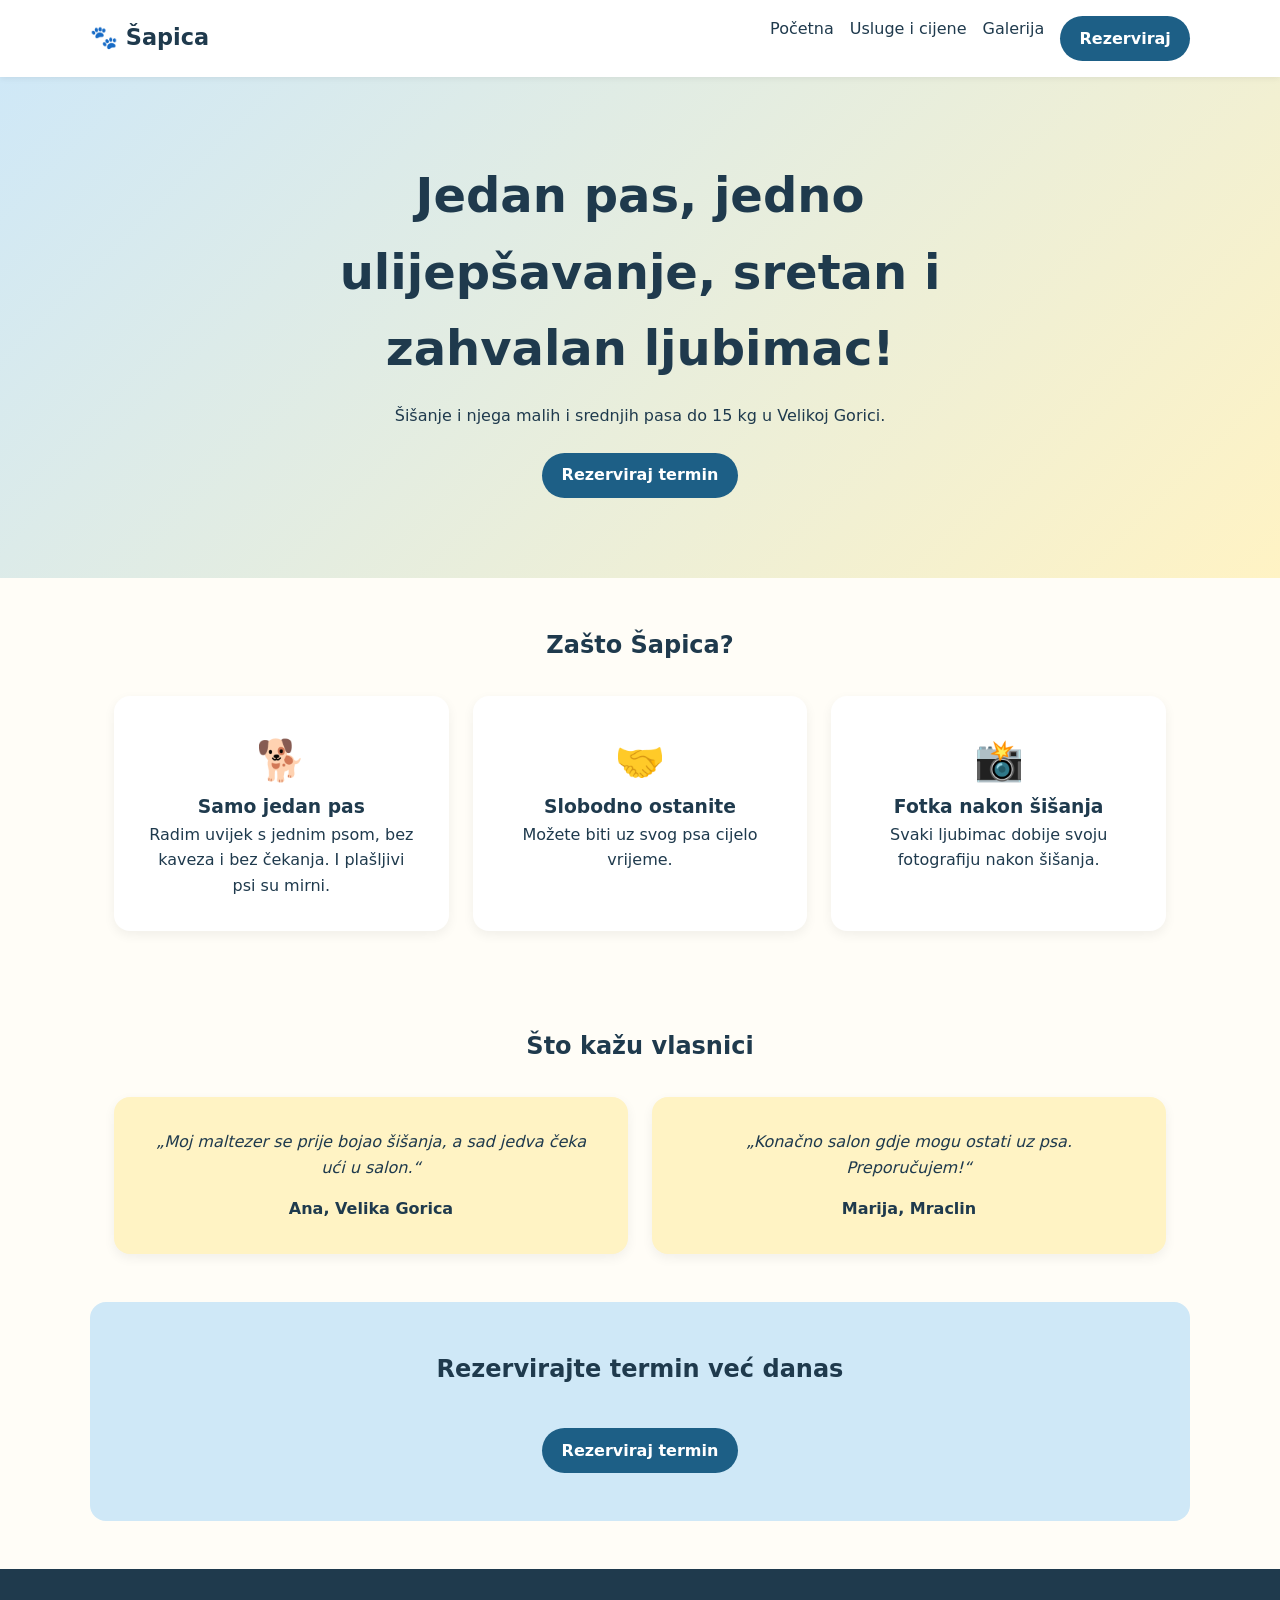
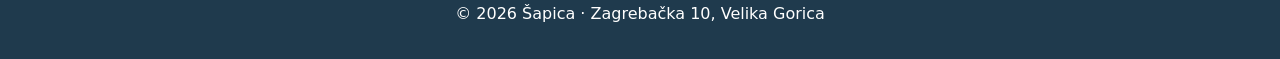
<file: index.html>
<!DOCTYPE html>
<html lang="hr">
<head>
  <meta charset="UTF-8">
  <meta name="viewport" content="width=device-width, initial-scale=1.0">
  <title>Šapica – šišanje pasa, Velika Gorica</title>
  <meta name="description" content="Salon za šišanje i njegu malih i srednjih pasa u Velikoj Gorici. Jedan pas, bez kaveza, rezervirajte termin online.">
  <link rel="stylesheet" href="style.css">
</head>
<body>
  <header>
    <a href="index.html" class="logo">🐾 Šapica</a>
 <nav>
  <button class="hamburger" aria-label="Otvori izbornik" aria-expanded="false" aria-controls="izbornik">☰</button>
    <ul id="izbornik">
         <li><a href="index.html">Početna</a></li>
        <li><a href="usluge.html">Usluge i cijene</a></li>
        <li><a href="galerija.html">Galerija</a></li>
        <li><a href="kontakt.html" class="btn">Rezerviraj</a></li>
    </ul>
</nav>
  </header>

  <main>
    <section class="hero">
      <h1>Jedan pas, jedno ulijepšavanje, sretan i zahvalan ljubimac!</h1>
      <p>Šišanje i njega malih i srednjih pasa do 15 kg u Velikoj Gorici.</p>
      <a href="kontakt.html" class="btn">Rezerviraj termin</a>
    </section>

        <section class="prednosti">
      <h2>Zašto Šapica?</h2>
      <div class="prednosti-mreza">
        <article>
          <p class="ikona">🐕</p>
          <h3>Samo jedan pas</h3>
          <p>Radim uvijek s jednim psom, bez kaveza i bez čekanja. I plašljivi psi su mirni.</p>
        </article>
        <article>
          <p class="ikona">🤝</p>
          <h3>Slobodno ostanite</h3>
          <p>Možete biti uz svog psa cijelo vrijeme.</p>
        </article>
        <article>
          <p class="ikona">📸</p>
          <h3>Fotka nakon šišanja</h3>
          <p>Svaki ljubimac dobije svoju fotografiju nakon šišanja.</p>
        </article>
      </div>
    </section>

    <section class="recenzije">
      <h2>Što kažu vlasnici</h2>
      <div class="prednosti-mreza">
        <blockquote>
          <p>„Moj maltezer se prije bojao šišanja, a sad jedva čeka ući u salon.“</p>
          <cite>Ana, Velika Gorica</cite>
        </blockquote>
        <blockquote>
          <p>„Konačno salon gdje mogu ostati uz psa. Preporučujem!“</p>
          <cite>Marija, Mraclin</cite>
        </blockquote>
      </div>
    </section>

    <section class="pravila">
      <h2>Rezervirajte termin već danas</h2>
      <a href="kontakt.html" class="btn">Rezerviraj termin</a>
    </section>
  </main>

  <footer>
    <p>© 2026 Šapica · Zagrebačka 10, Velika Gorica</p>
  </footer>
  <script src="script.js"></script>
</body>
</html>
</file>
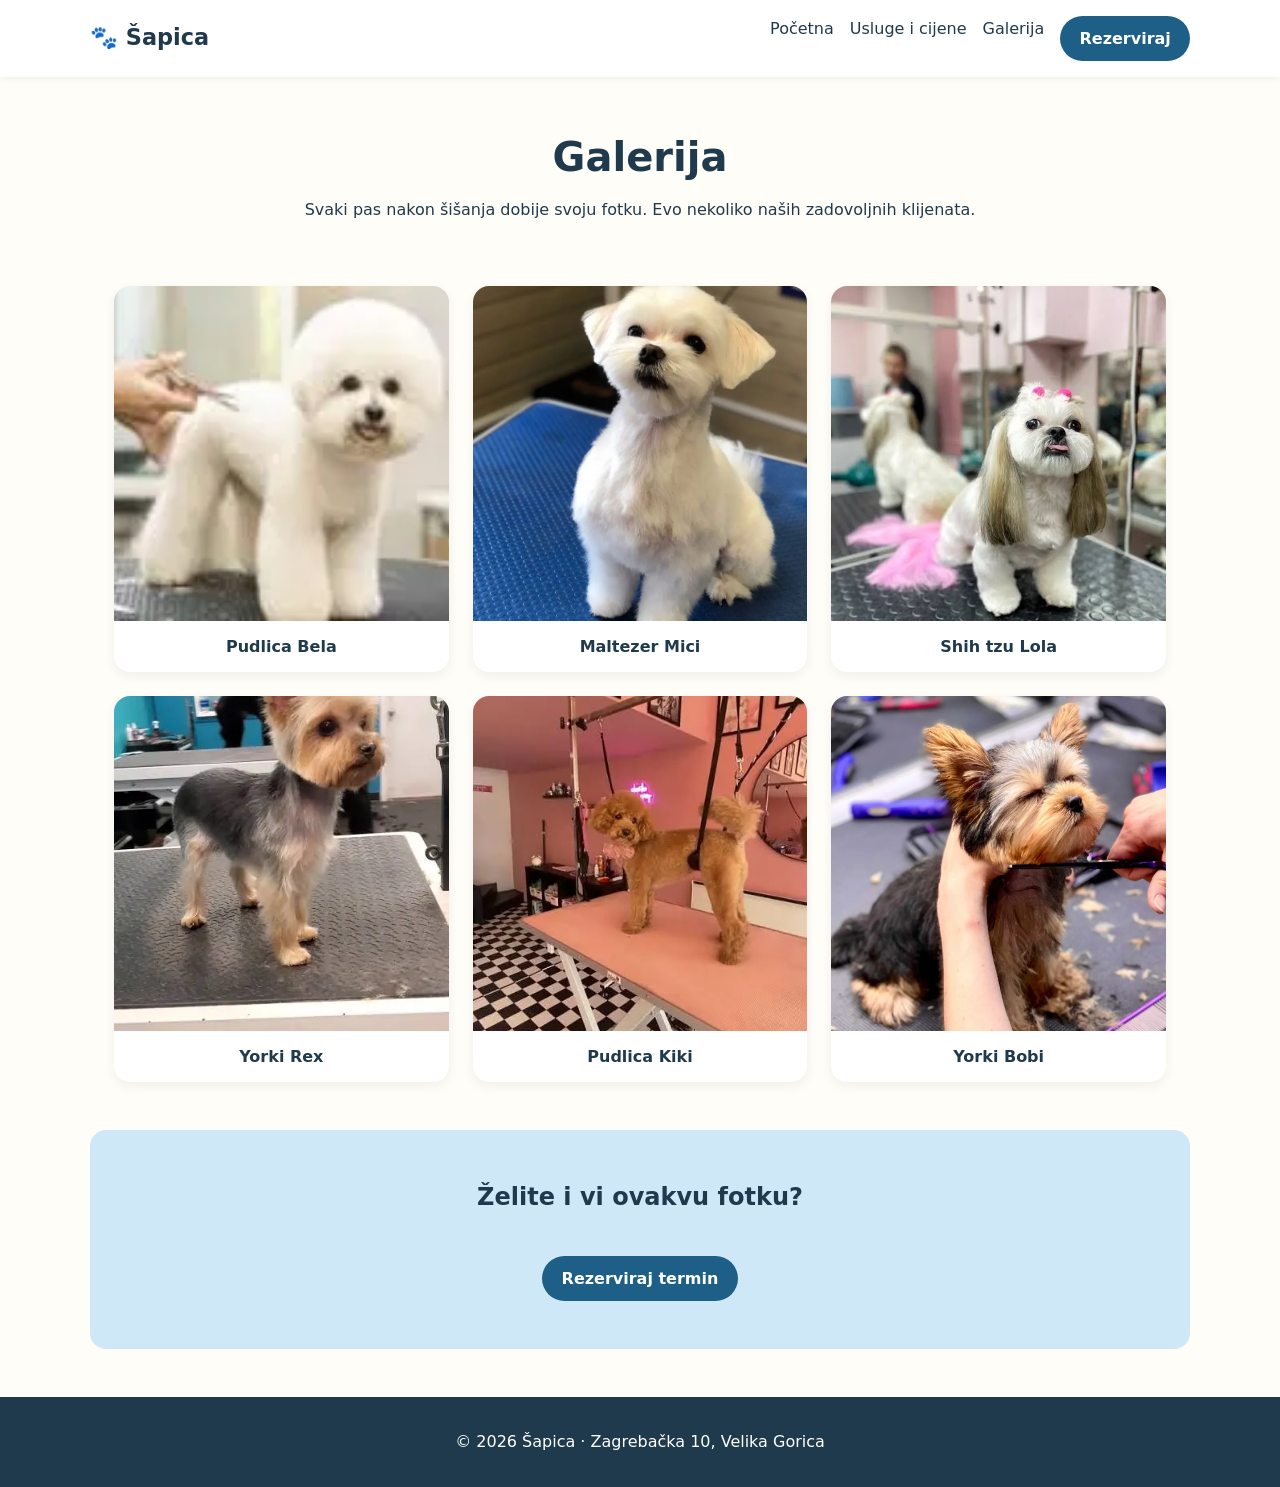
<file: galerija.html>
<!DOCTYPE html>
<html lang="hr">
<head>
  <meta charset="UTF-8">
  <meta name="viewport" content="width=device-width, initial-scale=1.0">
  <title>Galerija – Šapica, Velika Gorica</title>
  <meta name="description" content="Fotografije pasa nakon šišanja u salonu Šapica u Velikoj Gorici: pudlice, maltezeri, shih tzui i yorkiji.">
  <link rel="stylesheet" href="style.css">
</head>
<body>
  <header>
    <a href="index.html" class="logo">🐾 Šapica</a>
   <nav>
  <button class="hamburger" aria-label="Otvori izbornik" aria-expanded="false" aria-controls="izbornik">☰</button>
    <ul id="izbornik">
         <li><a href="index.html">Početna</a></li>
        <li><a href="usluge.html">Usluge i cijene</a></li>
        <li><a href="galerija.html">Galerija</a></li>
        <li><a href="kontakt.html" class="btn">Rezerviraj</a></li>
    </ul>
</nav>
  </header>

  <main>
    <section class="naslov-stranice">
      <h1>Galerija</h1>
      <p>Svaki pas nakon šišanja dobije svoju fotku. Evo nekoliko naših zadovoljnih klijenata.</p>
    </section>

    <section class="galerija">
      <figure>
        <img src="slike/pudlica-bijela.webp" alt="Bijela pudlica nakon šišanja" loading="lazy" width="600" height="600">
        <figcaption>Pudlica Bela</figcaption>
      </figure>
      <figure>
        <img src="slike/maltezer-bijeli.webp" alt="Maltezer s kratkom frizurom" loading="lazy" width="600" height="600">
        <figcaption>Maltezer Mici</figcaption>
      </figure>
      <figure>
        <img src="slike/shih-tzu-bijeli.webp" alt="Shih tzu s mašnicom" loading="lazy" width="600" height="600">
        <figcaption>Shih tzu Lola</figcaption>
      </figure>
      <figure>
        <img src="slike/yorkshire-terijer.webp" alt="Yorkshire terijer nakon trimanja" loading="lazy" width="600" height="600">
        <figcaption>Yorki Rex</figcaption>
      </figure>
      <figure>
        <img src="slike/pudlica-smeda.webp" alt="Smeđa pudlica nakon kupanja" loading="lazy" width="600" height="600">
        <figcaption>Pudlica Kiki</figcaption>
      </figure>
      <figure>
        <img src="slike/yorkshire-terijer2.webp" alt="Yorkshire na stolu za šišanje" loading="lazy" width="600" height="600">
        <figcaption>Yorki Bobi</figcaption>
      </figure>
    </section>

    <section class="pravila">
      <h2>Želite i vi ovakvu fotku?</h2>
      <a href="kontakt.html" class="btn">Rezerviraj termin</a>
    </section>
  </main>

  <footer>
    <p>© 2026 Šapica · Zagrebačka 10, Velika Gorica</p>
  </footer>
  <script src="script.js"></script>
</body>
</html>
</file>
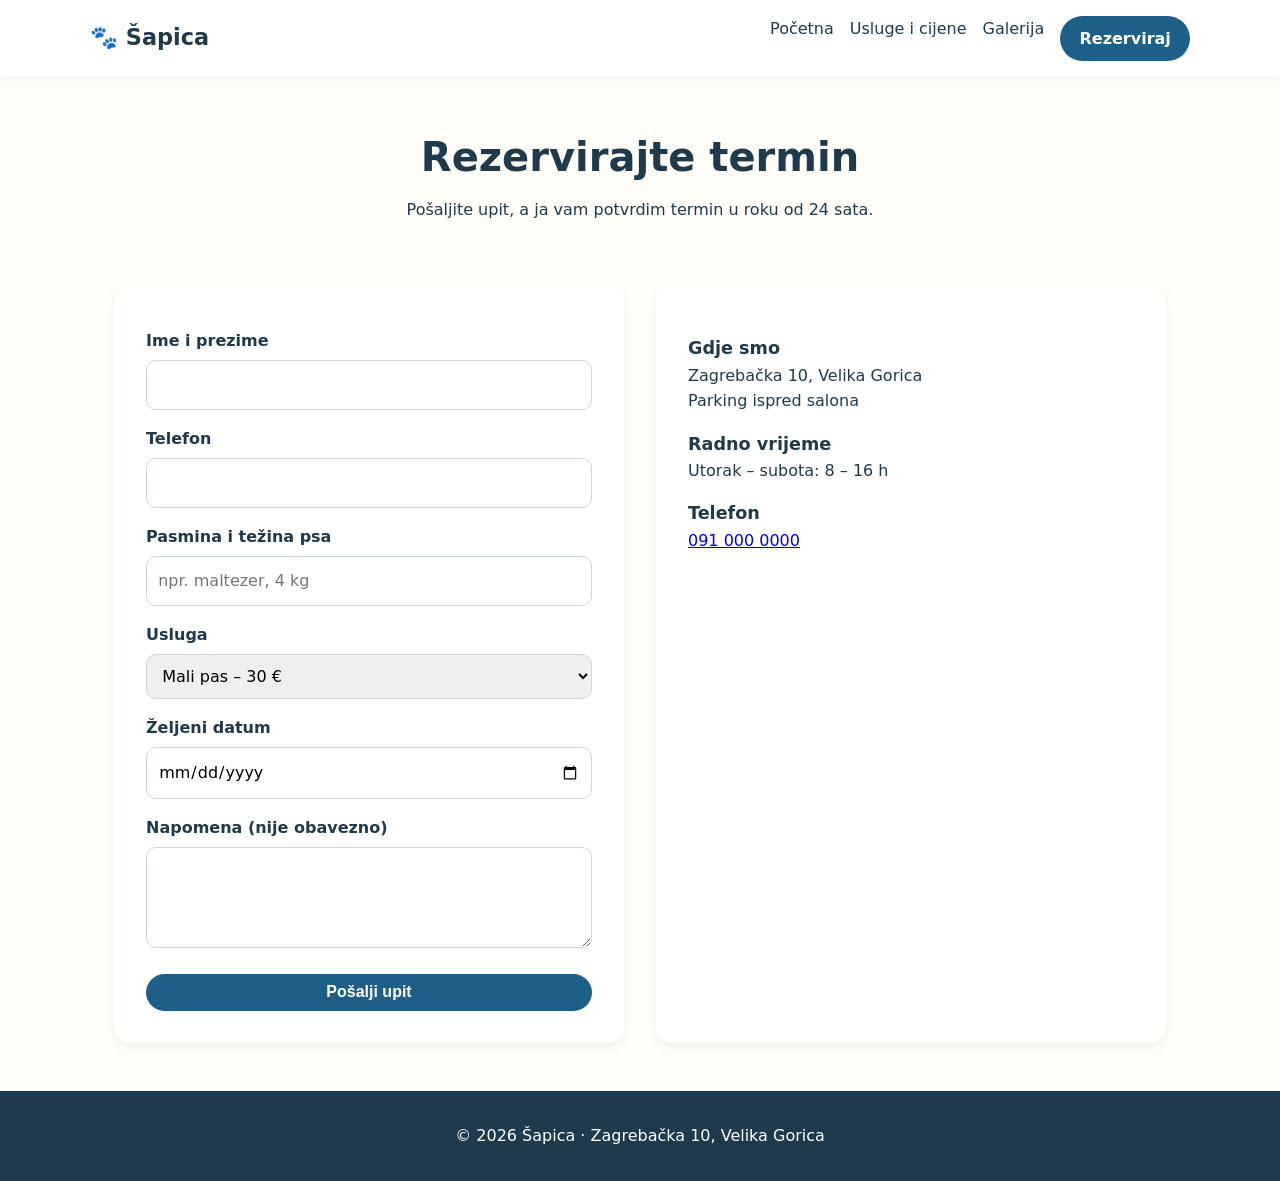
<file: kontakt.html>
<!DOCTYPE html>
<html lang="hr">
<head>
  <meta charset="UTF-8">
  <meta name="viewport" content="width=device-width, initial-scale=1.0">
  <title>Rezervacija i kontakt – Šapica, Velika Gorica</title>
  <meta name="description" content="Rezervirajte termin za šišanje psa u salonu Šapica u Velikoj Gorici. Adresa, radno vrijeme i karta.">
  <link rel="stylesheet" href="style.css">
</head>
<body>
  <header>
    <a href="index.html" class="logo">🐾 Šapica</a>
  <nav>
  <button class="hamburger" aria-label="Otvori izbornik" aria-expanded="false" aria-controls="izbornik">☰</button>
    <ul id="izbornik">
         <li><a href="index.html">Početna</a></li>
        <li><a href="usluge.html">Usluge i cijene</a></li>
        <li><a href="galerija.html">Galerija</a></li>
        <li><a href="kontakt.html" class="btn">Rezerviraj</a></li>
    </ul>
</nav>
  </header>

  <main>
    <section class="naslov-stranice">
      <h1>Rezervirajte termin</h1>
      <p>Pošaljite upit, a ja vam potvrdim termin u roku od 24 sata.</p>
    </section>

    <section class="kontakt">
      <form class="obrazac" action="https://formspree.io/f/PRIMJER" method="POST">
        <label for="ime">Ime i prezime</label>
        <input type="text" id="ime" name="ime" required autocomplete="name">

        <label for="telefon">Telefon</label>
        <input type="tel" id="telefon" name="telefon" required autocomplete="tel">

        <label for="pas">Pasmina i težina psa</label>
        <input type="text" id="pas" name="pas" placeholder="npr. maltezer, 4 kg" required>

        <label for="usluga">Usluga</label>
        <select id="usluga" name="usluga">
          <option>Mali pas – 30 €</option>
          <option>Srednji pas – 40 €</option>
          <option>Samo nokti – 8 €</option>
        </select>

        <label for="datum">Željeni datum</label>
        <input type="date" id="datum" name="datum" required>

        <label for="poruka">Napomena (nije obavezno)</label>
        <textarea id="poruka" name="poruka" rows="3"></textarea>

        <button type="submit" class="btn">Pošalji upit</button>
      </form>

      <div class="info">
        <h2>Gdje smo</h2>
        <p>Zagrebačka 10, Velika Gorica<br>Parking ispred salona</p>
        <h2>Radno vrijeme</h2>
        <p>Utorak – subota: 8 – 16 h</p>
        <h2>Telefon</h2>
        <p><a href="tel:+385910000000">091 000 0000</a></p>
        <iframe
          src="https://www.google.com/maps?q=Velika+Gorica&output=embed"
          title="Karta: salon Šapica, Velika Gorica"
          loading="lazy"></iframe>
      </div>
    </section>
  </main>

  <footer>
    <p>© 2026 Šapica · Zagrebačka 10, Velika Gorica</p>
  </footer>
  <script src="script.js"></script>
</body>
</html>
</file>
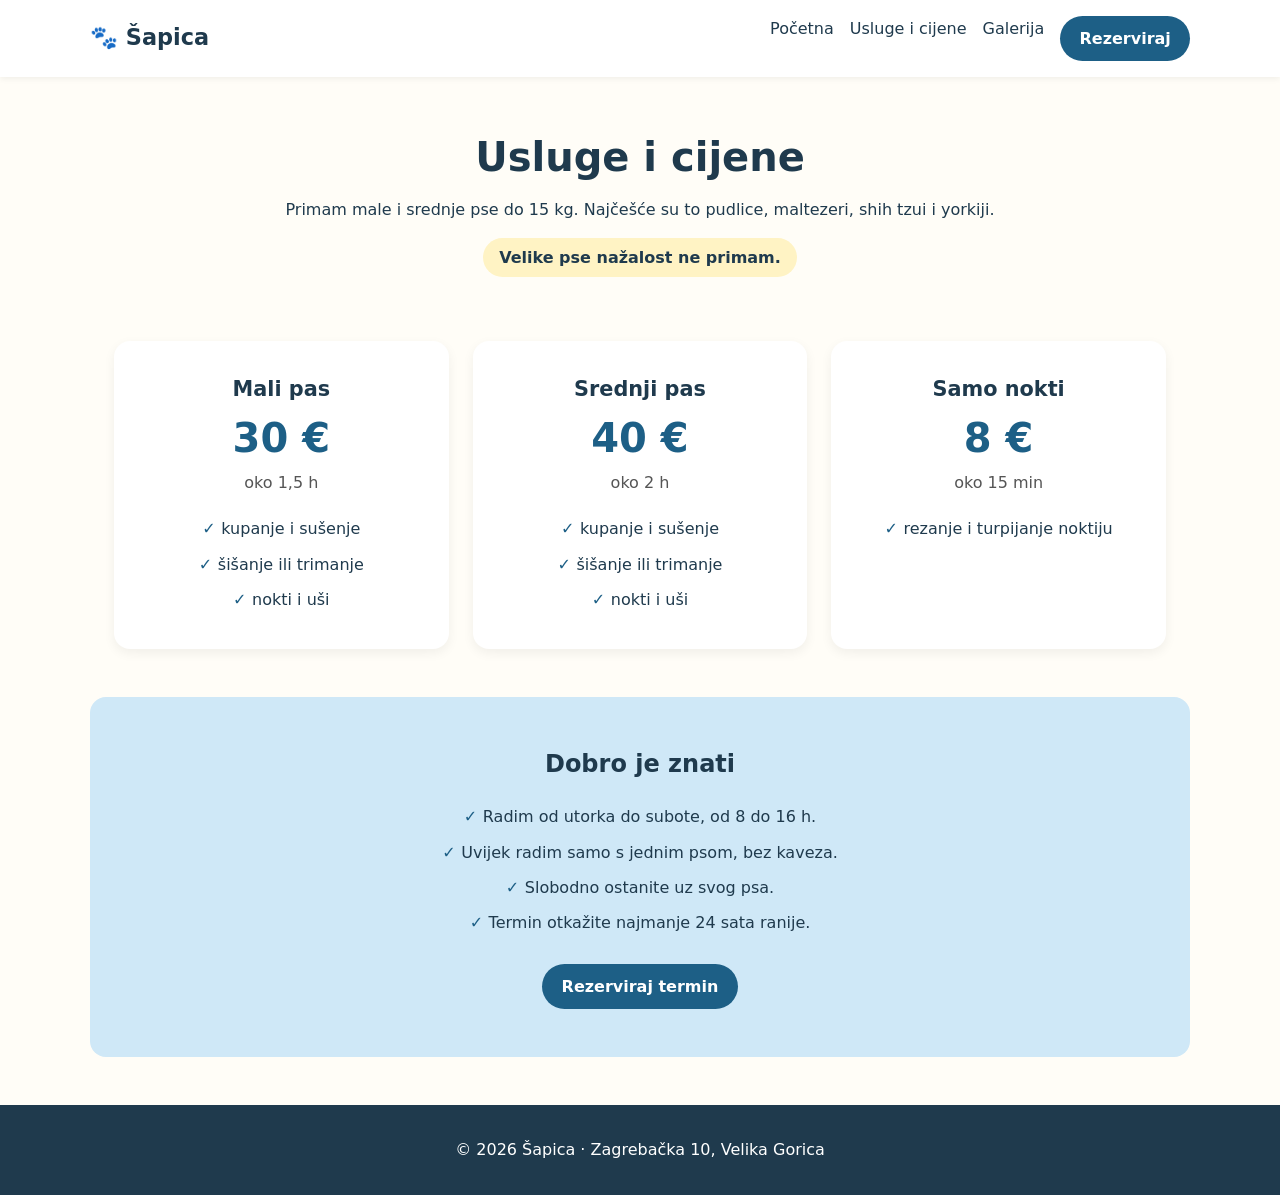
<file: usluge.html>
<!DOCTYPE html>
<html lang="hr">
<head>
  <meta charset="UTF-8">
  <meta name="viewport" content="width=device-width, initial-scale=1.0">
  <title>Usluge i cijene – Šapica, Velika Gorica</title>
  <meta name="description" content="Cjenik šišanja, kupanja i njege malih i srednjih pasa do 15 kg u Velikoj Gorici.">
  <link rel="stylesheet" href="style.css">
</head>
<body>
  <header>
    <a href="index.html" class="logo">🐾 Šapica</a>
  <nav>
  <button class="hamburger" aria-label="Otvori izbornik" aria-expanded="false" aria-controls="izbornik">☰</button>
    <ul id="izbornik">
         <li><a href="index.html">Početna</a></li>
        <li><a href="usluge.html">Usluge i cijene</a></li>
        <li><a href="galerija.html">Galerija</a></li>
        <li><a href="kontakt.html" class="btn">Rezerviraj</a></li>
    </ul>
</nav>
  </header>

  <main>
    <section class="naslov-stranice">
      <h1>Usluge i cijene</h1>
      <p>Primam male i srednje pse do 15 kg. Najčešće su to pudlice, maltezeri, shih tzui i yorkiji.</p>
      <p class="napomena">Velike pse nažalost ne primam.</p>
    </section>

    <section class="cjenik">
      <article class="kartica">
        <h2>Mali pas</h2>
        <p class="cijena">30 €</p>
        <p class="trajanje">oko 1,5 h</p>
        <ul>
          <li>kupanje i sušenje</li>
          <li>šišanje ili trimanje</li>
          <li>nokti i uši</li>
        </ul>
      </article>

      <article class="kartica">
        <h2>Srednji pas</h2>
        <p class="cijena">40 €</p>
        <p class="trajanje">oko 2 h</p>
        <ul>
          <li>kupanje i sušenje</li>
          <li>šišanje ili trimanje</li>
          <li>nokti i uši</li>
        </ul>
      </article>

      <article class="kartica">
        <h2>Samo nokti</h2>
        <p class="cijena">8 €</p>
        <p class="trajanje">oko 15 min</p>
        <ul>
          <li>rezanje i turpijanje noktiju</li>
        </ul>
      </article>
    </section>

    <section class="pravila">
      <h2>Dobro je znati</h2>
      <ul>
        <li>Radim od utorka do subote, od 8 do 16 h.</li>
        <li>Uvijek radim samo s jednim psom, bez kaveza.</li>
        <li>Slobodno ostanite uz svog psa.</li>
        <li>Termin otkažite najmanje 24 sata ranije.</li>
      </ul>
      <a href="kontakt.html" class="btn">Rezerviraj termin</a>
    </section>
  </main>

  <footer>
    <p>© 2026 Šapica · Zagrebačka 10, Velika Gorica</p>
  </footer>
  <script src="script.js"></script>
</body>
</html>
</file>
<file: style.css>
:root {
  --plava: #cfe8f7;
  --zuta: #fff3c4;
  --tamna: #1f3a4d;
  --naglasak: #1d5f86;
}

* { box-sizing: border-box; margin: 0; padding: 0; }

body {
  font-family: system-ui, sans-serif;
  color: var(--tamna);
  line-height: 1.6;
  background: #fffdf7;
}

header {
  position: sticky;
  top: 0;
  display: flex;
  justify-content: space-between;
  align-items: center;
  flex-wrap: wrap;
  gap: 1rem;
  padding: 1rem max(1.5rem, calc((100% - 1100px) / 2));
  background: white;
  box-shadow: 0 2px 6px rgba(0,0,0,.06);
}

.logo { font-weight: 700; font-size: 1.4rem; text-decoration: none; color: var(--tamna); }

nav { display: flex; flex-wrap: wrap; gap: 1rem; align-items: center; }
nav a { text-decoration: none; color: var(--tamna); }
nav a:hover { color: var(--naglasak); }

.btn {
  display: inline-block;
  background: var(--naglasak);
  color: white !important;
  padding: .6rem 1.2rem;
  border-radius: 999px;
  text-decoration: none;
  font-weight: 600;
}

.hero {
  background: linear-gradient(135deg, var(--plava), var(--zuta));
  text-align: center;
  padding: 5rem 1.5rem;
}
.hero h1 { font-size: clamp(1.8rem, 5vw, 3rem); max-width: 700px; margin: 0 auto 1rem; }
.hero p { margin-bottom: 1.5rem; }

footer { text-align: center; padding: 2rem; background: var(--tamna); color: white; }

/* Zajednički razmak za sve sekcije unutar main */
main section {
  max-width: 1100px;
  margin: 0 auto;
  padding: 3rem 1.5rem;
}

/* Trenutna stranica u izborniku */
nav a[aria-current="page"] {
  font-weight: 700;
  border-bottom: 2px solid var(--naglasak);
}

/* Naslov stranice */
.naslov-stranice { text-align: center; padding-bottom: 1rem; }
.naslov-stranice h1 { font-size: clamp(1.8rem, 4vw, 2.5rem); margin-bottom: .5rem; }
.napomena {
  display: inline-block;
  margin-top: 1rem;
  background: var(--zuta);
  padding: .4rem 1rem;
  border-radius: 999px;
  font-weight: 600;
}

/* Cjenik u mreži */
.cjenik {
  display: grid;
  grid-template-columns: repeat(auto-fit, minmax(240px, 1fr));
  gap: 1.5rem;
}

.kartica {
  background: white;
  border-radius: 16px;
  padding: 2rem;
  box-shadow: 0 4px 12px rgba(0,0,0,.06);
  text-align: center;
}
.kartica h2 { font-size: 1.3rem; }
.cijena { font-size: 2.5rem; font-weight: 800; color: var(--naglasak); }
.trajanje { color: #555; margin-bottom: 1rem; }

/* Kvačice umjesto točkica */
.kartica ul, .pravila ul { list-style: none; }
.kartica li, .pravila li { padding: .3rem 0; }
.kartica li::before, .pravila li::before { content: "✓ "; color: var(--naglasak); font-weight: 700; }

/* Pravila */
.pravila {
  background: var(--plava);
  border-radius: 16px;
  text-align: center;
  margin-bottom: 3rem !important;
}
.pravila h2 { margin-bottom: 1rem; }
.pravila .btn { margin-top: 1.5rem; }

/* Galerija */
.galerija {
  display: grid;
  grid-template-columns: repeat(auto-fit, minmax(250px, 1fr));
  gap: 1.5rem;
}
.galerija figure {
  background: white;
  border-radius: 16px;
  overflow: hidden;
  box-shadow: 0 4px 12px rgba(0,0,0,.06);
}
.galerija img {
  width: 100%;
  height: auto;
  aspect-ratio: 1 / 1;
  object-fit: cover;
  display: block;
}
.galerija figcaption {
  padding: .8rem;
  text-align: center;
  font-weight: 600;
}

/* Kontakt */
.kontakt {
  display: grid;
  grid-template-columns: repeat(auto-fit, minmax(300px, 1fr));
  gap: 2rem;
}
.obrazac, .info {
  background: white;
  border-radius: 16px;
  padding: 2rem;
  box-shadow: 0 4px 12px rgba(0,0,0,.06);
}
.obrazac { display: flex; flex-direction: column; gap: .4rem; }
.obrazac label { font-weight: 600; margin-top: .6rem; }
.obrazac input, .obrazac select, .obrazac textarea {
  font: inherit;
  padding: .7rem;
  border: 1px solid #c9d6df;
  border-radius: 10px;
}
.obrazac input:focus, .obrazac select:focus, .obrazac textarea:focus {
  outline: 3px solid var(--plava);
  border-color: var(--naglasak);
}
.obrazac .btn { margin-top: 1.2rem; border: none; cursor: pointer; font-size: 1rem; }
.info h2 { font-size: 1.1rem; margin-top: 1rem; }
.info iframe { width: 100%; height: 250px; border: 0; border-radius: 12px; margin-top: 1rem; }

main .hero { max-width: none; }

body {
  min-height: 100vh;
  display: flex;
  flex-direction: column;
}
main { flex: 1; }

/* Prednosti i recenzije */
.prednosti h2, .recenzije h2 { text-align: center; margin-bottom: 2rem; }
.prednosti-mreza {
  display: grid;
  grid-template-columns: repeat(auto-fit, minmax(250px, 1fr));
  gap: 1.5rem;
}
.prednosti article, .recenzije blockquote {
  background: white;
  border-radius: 16px;
  padding: 2rem;
  box-shadow: 0 4px 12px rgba(0,0,0,.06);
  text-align: center;
}
.ikona { font-size: 2.5rem; }
.recenzije blockquote { background: var(--zuta); font-style: italic; }
.recenzije cite { display: block; margin-top: 1rem; font-style: normal; font-weight: 600; }

/* Izbornik: na računalu linkovi stoje u jednom redu */
nav ul {
  list-style: none;
  display: flex;
  gap: 1rem;
  margin: 0;
  padding: 0;
}

/* Na računalu se gumb ☰ ne prikazuje */
.hamburger {
  display: none;
  background: none;
  border: 0;
  font-size: 2rem;
  cursor: pointer;
}

/* Mobitel: zaslon uži od 700px */
@media (max-width: 700px) {
  .hamburger { display: block; }

  nav ul {
    display: none;            /* linkovi su skriveni */
    flex-direction: column;   /* jedan ispod drugoga */
    width: 100%;
  }

  nav ul.otvoren { display: flex; }  /* prikažu se kad JS doda klasu */

  nav { flex-wrap: wrap; }
}
</file>
